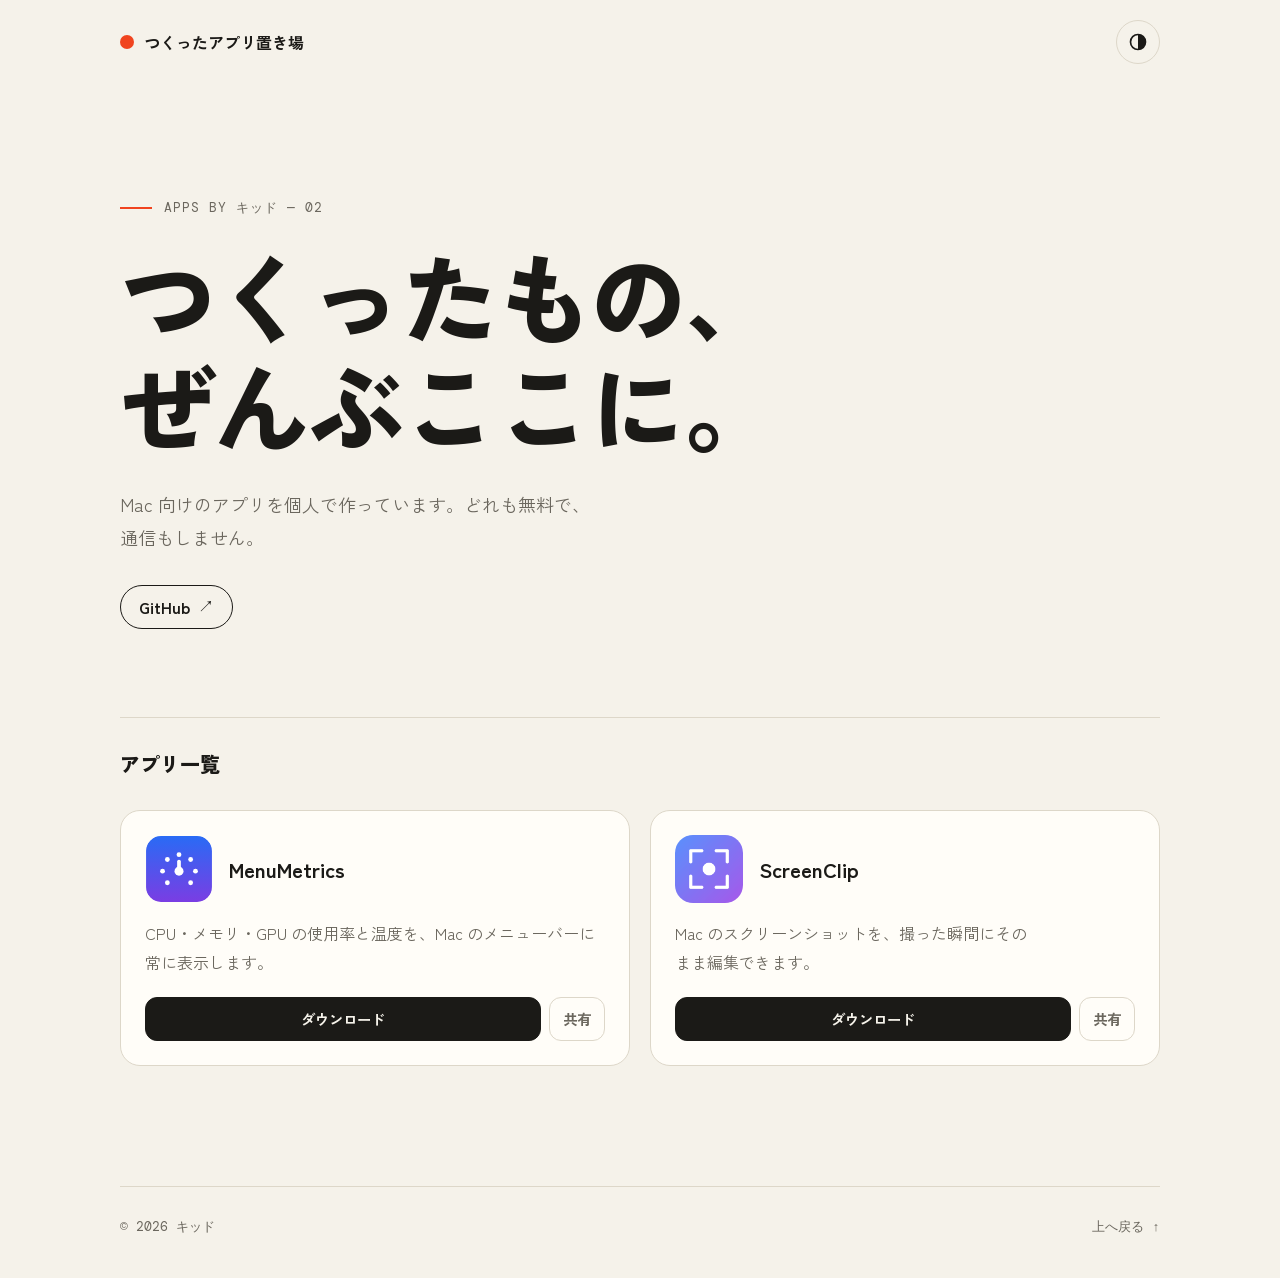
<file: index.html>
<!DOCTYPE html>
<html lang="ja">
<head>
  <meta charset="UTF-8">
  <meta name="viewport" content="width=device-width, initial-scale=1">

  <!-- ▼ ここから下は、SNSにリンクを貼ったときのプレビューに使われます。
       公開先のURLを変えたら、下の2か所のURLも書き換えてください。 -->
  <title>つくったアプリ置き場</title>
  <meta name="description" content="個人で開発した Mac アプリをまとめています。どれも無料で、通信もしません。">
  <meta property="og:type" content="website">
  <meta property="og:site_name" content="つくったアプリ置き場">
  <meta property="og:title" content="つくったアプリ置き場">
  <meta property="og:description" content="個人で開発した Mac アプリをまとめています。どれも無料で、通信もしません。">
  <meta property="og:url" content="https://kid1412525.github.io/">
  <meta property="og:image" content="https://kid1412525.github.io/ogp.png">
  <meta property="og:image:width" content="1200">
  <meta property="og:image:height" content="630">
  <meta property="og:locale" content="ja_JP">
  <meta name="twitter:card" content="summary_large_image">
  <!-- ▲ ここまで -->

  <link rel="icon" href="favicon.svg" type="image/svg+xml">
  <link rel="preconnect" href="https://fonts.googleapis.com">
  <link rel="preconnect" href="https://fonts.gstatic.com" crossorigin>
  <link href="https://fonts.googleapis.com/css2?family=DM+Mono:wght@400;500&family=Zen+Kaku+Gothic+New:wght@400;500;700;900&display=swap" rel="stylesheet">

  <script>
    // 描画前に配色を決めて、ちらつきを防ぐ
    (function () {
      var theme;
      try { theme = localStorage.getItem("theme"); } catch (e) {}
      if (!theme) theme = matchMedia("(prefers-color-scheme: dark)").matches ? "dark" : "light";
      document.documentElement.dataset.theme = theme;
    })();
  </script>
  <link rel="stylesheet" href="style.css">
</head>
<body>
  <a class="skip-link" href="#apps">アプリ一覧へ移動</a>

  <header class="site-header wrap">
    <a class="brand" href="./">
      <span class="brand-mark" aria-hidden="true"></span>
      <span id="brand-name"></span>
    </a>
    <button id="theme-toggle" class="icon-btn" type="button" aria-label="ライト／ダークを切り替える">
      <svg viewBox="0 0 24 24" width="20" height="20" aria-hidden="true">
        <circle cx="12" cy="12" r="9" fill="none" stroke="currentColor" stroke-width="2"/>
        <path d="M12 3a9 9 0 0 1 0 18z" fill="currentColor"/>
      </svg>
    </button>
  </header>

  <main>
    <section class="hero wrap">
      <p class="eyebrow" id="hero-eyebrow"></p>
      <h1 id="hero-title"></h1>
      <p class="lead" id="hero-bio"></p>
      <ul class="socials" id="socials"></ul>
    </section>

    <section class="apps wrap" id="apps">
      <h2>アプリ一覧</h2>
      <ul class="grid" id="grid"></ul>
      <noscript><p class="empty">アプリ一覧の表示には JavaScript が必要です。</p></noscript>
    </section>
  </main>

  <footer class="wrap">
    <div class="site-footer">
      <p id="copyright"></p>
      <a href="#top" id="back-to-top">上へ戻る ↑</a>
    </div>
  </footer>

  <div class="toast" id="toast" role="status" aria-live="polite"></div>

  <script src="apps.js"></script>
  <script src="script.js"></script>
</body>
</html>
</file>
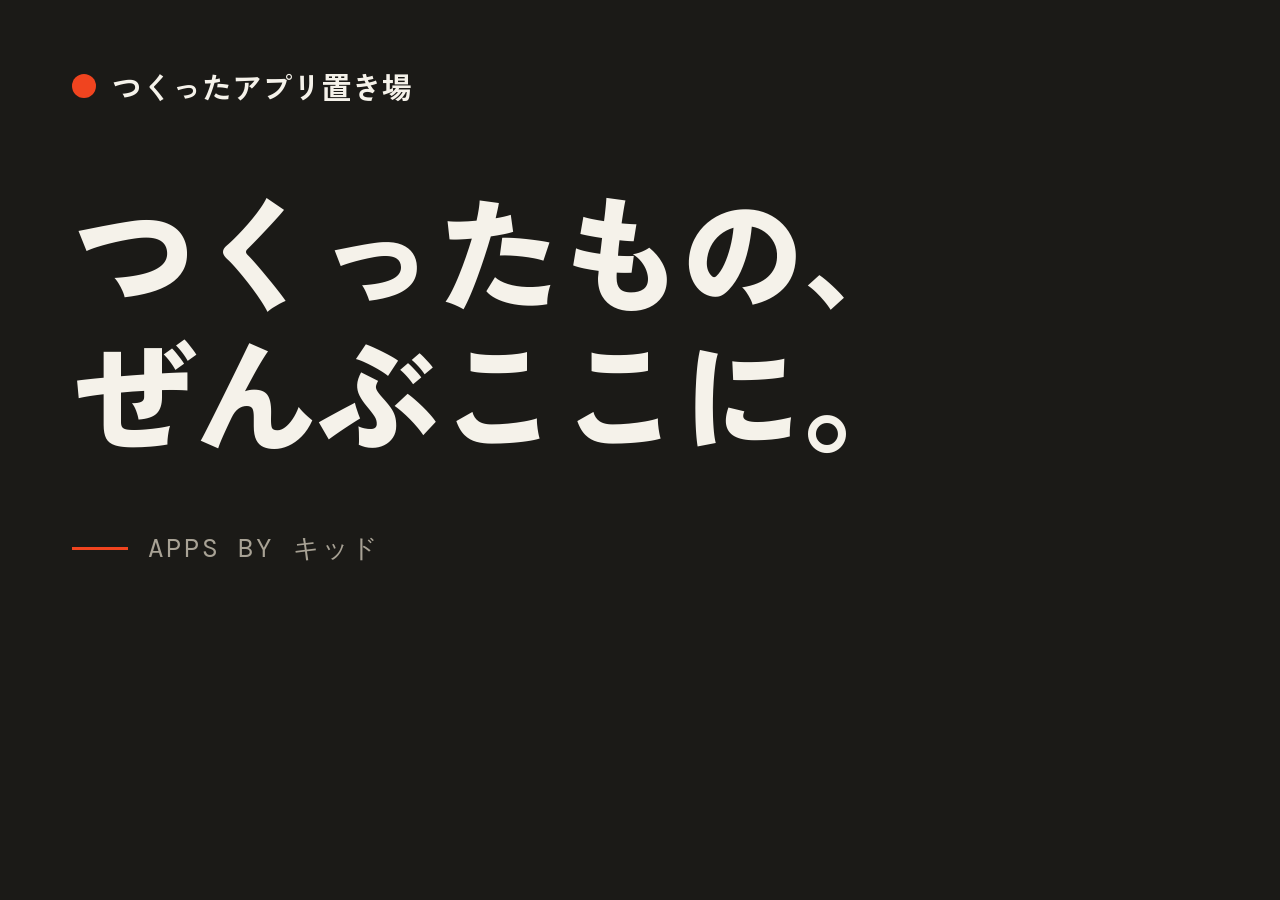
<file: tools/ogp.html>
<!DOCTYPE html>
<html lang="ja">
<head>
  <meta charset="UTF-8">
  <!-- SNSのリンクプレビュー画像（ogp.png, 1200×630）の元になるページ。
       文字を書き換えたら README の手順で ogp.png を作り直してください。 -->
  <title>OGP画像</title>
  <link href="https://fonts.googleapis.com/css2?family=DM+Mono:wght@500&family=Zen+Kaku+Gothic+New:wght@700;900&display=swap" rel="stylesheet">
  <style>
    html, body { margin: 0; }
    body {
      display: flex;
      flex-direction: column;
      justify-content: space-between;
      box-sizing: border-box;
      width: 1200px;
      height: 630px;
      padding: 64px 72px;
      overflow: hidden;
      background: #1b1a17;
      color: #f5f2ea;
      font-family: "Zen Kaku Gothic New", "Yu Gothic", Meiryo, sans-serif;
    }
    .brand { display: flex; align-items: center; gap: 16px; font-size: 30px; font-weight: 700; }
    .brand::before { content: ""; width: 24px; height: 24px; border-radius: 50%; background: #f0441f; }
    h1 { margin: 0; font-size: 124px; font-weight: 900; line-height: 1.15; letter-spacing: -0.02em; }
    .foot { display: flex; align-items: center; gap: 20px; font-family: "DM Mono", monospace; font-size: 26px; letter-spacing: 0.08em; color: #a8a295; }
    .foot::before { content: ""; width: 56px; height: 3px; background: #f0441f; }
  </style>
</head>
<body>
  <div class="brand">つくったアプリ置き場</div>
  <h1>つくったもの、<br>ぜんぶここに。</h1>
  <div class="foot">APPS BY キッド</div>
</body>
</html>
</file>
<file: style.css>
:root {
  --bg: #f5f2ea;
  --surface: #fffdf8;
  --ink: #1b1a17;
  --muted: #6b675e;
  --line: #ddd7c9;
  --accent: #f0441f;
  --on-accent: #ffffff;
  --shadow: 0 18px 40px -24px rgba(27, 26, 23, 0.45);

  --font-body: "Zen Kaku Gothic New", "Hiragino Kaku Gothic ProN", "Yu Gothic", Meiryo, sans-serif;
  --font-mono: "DM Mono", ui-monospace, Consolas, monospace;
  --radius: 20px;
}

:root[data-theme="dark"] {
  --bg: #131210;
  --surface: #1d1b18;
  --ink: #f3efe6;
  --muted: #a8a295;
  --line: #36322b;
  --accent: #ff6a4a;
  --on-accent: #1b1a17;
  --shadow: 0 18px 40px -24px rgba(0, 0, 0, 0.9);
}

*,
*::before,
*::after {
  box-sizing: border-box;
}

html {
  -webkit-text-size-adjust: 100%;
  scroll-behavior: smooth;
}

body {
  margin: 0;
  background: var(--bg);
  color: var(--ink);
  font-family: var(--font-body);
  font-size: 16px;
  line-height: 1.8;
  line-break: strict;
  -webkit-font-smoothing: antialiased;
}

h1,
h2,
h3,
p,
ul {
  margin: 0;
}

ul {
  padding: 0;
  list-style: none;
}

a {
  color: inherit;
}

:focus-visible {
  outline: 3px solid var(--accent);
  outline-offset: 3px;
}

.wrap {
  width: 100%;
  max-width: 1120px;
  margin-inline: auto;
  padding-inline: clamp(16px, 4vw, 40px);
}

.skip-link {
  position: absolute;
  left: 16px;
  top: -80px;
  z-index: 10;
  padding: 8px 16px;
  border-radius: 999px;
  background: var(--ink);
  color: var(--bg);
  text-decoration: none;
}

.skip-link:focus {
  top: 12px;
}

/* ---------- ヘッダー ---------- */

.site-header {
  display: flex;
  align-items: center;
  justify-content: space-between;
  gap: 16px;
  padding-block: 20px;
}

.brand {
  display: inline-flex;
  align-items: center;
  gap: 10px;
  font-weight: 700;
  text-decoration: none;
}

.brand-mark {
  width: 14px;
  height: 14px;
  border-radius: 50%;
  background: var(--accent);
}

.icon-btn {
  display: grid;
  place-items: center;
  width: 44px;
  height: 44px;
  border: 1px solid var(--line);
  border-radius: 50%;
  background: transparent;
  color: inherit;
  cursor: pointer;
  transition: border-color 0.2s, transform 0.3s;
}

.icon-btn:hover {
  border-color: var(--ink);
  transform: rotate(180deg);
}

/* ---------- ヒーロー ---------- */

.hero {
  padding-block: clamp(40px, 9vw, 104px) clamp(48px, 8vw, 88px);
}

.eyebrow {
  display: inline-flex;
  align-items: center;
  gap: 12px;
  font-family: var(--font-mono);
  font-size: 0.8rem;
  letter-spacing: 0.08em;
  text-transform: uppercase;
  color: var(--muted);
}

.eyebrow::before {
  content: "";
  width: 32px;
  height: 2px;
  background: var(--accent);
}

.hero h1 {
  margin-top: 20px;
  font-size: clamp(2.5rem, 9.5vw, 6rem);
  font-weight: 900;
  line-height: 1.15;
  letter-spacing: -0.02em;
  white-space: pre-line;
  word-break: auto-phrase;
}

.lead {
  max-width: 34em;
  margin-top: 28px;
  font-size: clamp(1rem, 2.2vw, 1.125rem);
  color: var(--muted);
  word-break: auto-phrase;
}

.socials {
  display: flex;
  flex-wrap: wrap;
  gap: 10px;
  margin-top: 32px;
}

.socials a {
  display: inline-flex;
  align-items: center;
  gap: 8px;
  min-height: 44px;
  padding: 0 18px;
  border: 1px solid var(--ink);
  border-radius: 999px;
  font-weight: 700;
  text-decoration: none;
  transition: background 0.2s, color 0.2s;
}

.socials a::after {
  content: "↗";
  font-family: var(--font-mono);
  font-weight: 400;
}

.socials a:hover {
  background: var(--ink);
  color: var(--bg);
}

/* ---------- アプリ一覧 ---------- */

.apps {
  padding-bottom: clamp(64px, 10vw, 120px);
}

.apps h2 {
  padding-top: 28px;
  border-top: 1px solid var(--line);
  font-size: 1.25rem;
  font-weight: 900;
}

.grid {
  display: grid;
  grid-template-columns: repeat(auto-fit, minmax(min(100%, 310px), 1fr));
  gap: 20px;
  margin-top: 28px;
}

.card {
  display: flex;
  flex-direction: column;
  gap: 16px;
  padding: 24px;
  border: 1px solid var(--line);
  border-radius: var(--radius);
  background: var(--surface);
  scroll-margin-top: 24px;
  transition: transform 0.25s, border-color 0.25s, box-shadow 0.25s;
}

.card:hover {
  transform: translateY(-4px);
  border-color: var(--ink);
  box-shadow: var(--shadow);
}

/* 個別リンク（…/#app-◯◯）で開かれたときの目印 */
.card.is-target {
  border-color: var(--accent);
  box-shadow: 0 0 0 4px color-mix(in srgb, var(--accent) 30%, transparent);
}

.card-top {
  display: flex;
  align-items: center;
  gap: 16px;
}

.app-icon {
  display: grid;
  place-items: center;
  flex: none;
  width: 68px;
  height: 68px;
  border-radius: 18px;
  overflow: hidden;
  font-size: 2rem;
  line-height: 1;
}

.app-icon img {
  width: 100%;
  height: 100%;
  object-fit: cover;
}

/* アイコン画像が無いときはアプリ名の頭文字を出す */
.app-icon.is-letter {
  background: var(--ink);
  color: var(--bg);
  font-weight: 900;
}

.card h3 {
  font-size: 1.3rem;
  font-weight: 700;
  line-height: 1.4;
  word-break: auto-phrase;
}

.desc {
  color: var(--muted);
  word-break: auto-phrase;
}

.actions {
  display: flex;
  flex-wrap: wrap;
  gap: 8px;
  margin-top: auto;
  padding-top: 4px;
}

.btn {
  display: inline-flex;
  align-items: center;
  justify-content: center;
  gap: 6px;
  min-height: 44px;
  padding: 0 13px;
  border: 1px solid var(--line);
  border-radius: 12px;
  background: transparent;
  color: inherit;
  font: inherit;
  font-size: 0.9rem;
  font-weight: 700;
  text-decoration: none;
  cursor: pointer;
  transition: background 0.2s, color 0.2s, border-color 0.2s;
}

.btn:hover {
  border-color: var(--ink);
}

.btn.primary {
  flex: 1 1 auto;
  border-color: var(--ink);
  background: var(--ink);
  color: var(--bg);
}

.btn.primary:hover {
  border-color: var(--accent);
  background: var(--accent);
  color: var(--on-accent);
}

.btn.share {
  margin-left: auto;
  color: var(--muted);
}

.btn.share:hover {
  color: var(--ink);
}

.empty {
  margin-top: 28px;
  padding: 40px 24px;
  border: 1px dashed var(--line);
  border-radius: var(--radius);
  color: var(--muted);
  text-align: center;
}

.grid .empty {
  grid-column: 1 / -1;
  margin-top: 0;
}

/* ---------- フッター ---------- */

.site-footer {
  display: flex;
  flex-wrap: wrap;
  align-items: center;
  justify-content: space-between;
  gap: 12px;
  padding-block: 28px 40px;
  border-top: 1px solid var(--line);
  font-family: var(--font-mono);
  font-size: 0.8rem;
  color: var(--muted);
}

.site-footer a {
  text-decoration: none;
}

.site-footer a:hover {
  color: var(--ink);
}

/* ---------- トースト ---------- */

.toast {
  position: fixed;
  left: 50%;
  bottom: 24px;
  z-index: 20;
  padding: 10px 20px;
  border-radius: 999px;
  background: var(--ink);
  color: var(--bg);
  font-size: 0.9rem;
  font-weight: 700;
  white-space: nowrap;
  opacity: 0;
  transform: translate(-50%, 12px);
  pointer-events: none;
  transition: opacity 0.25s, transform 0.25s;
}

.toast.is-visible {
  opacity: 1;
  transform: translate(-50%, 0);
}

@media (prefers-reduced-motion: reduce) {
  html {
    scroll-behavior: auto;
  }

  * {
    transition: none !important;
  }
}
</file>
